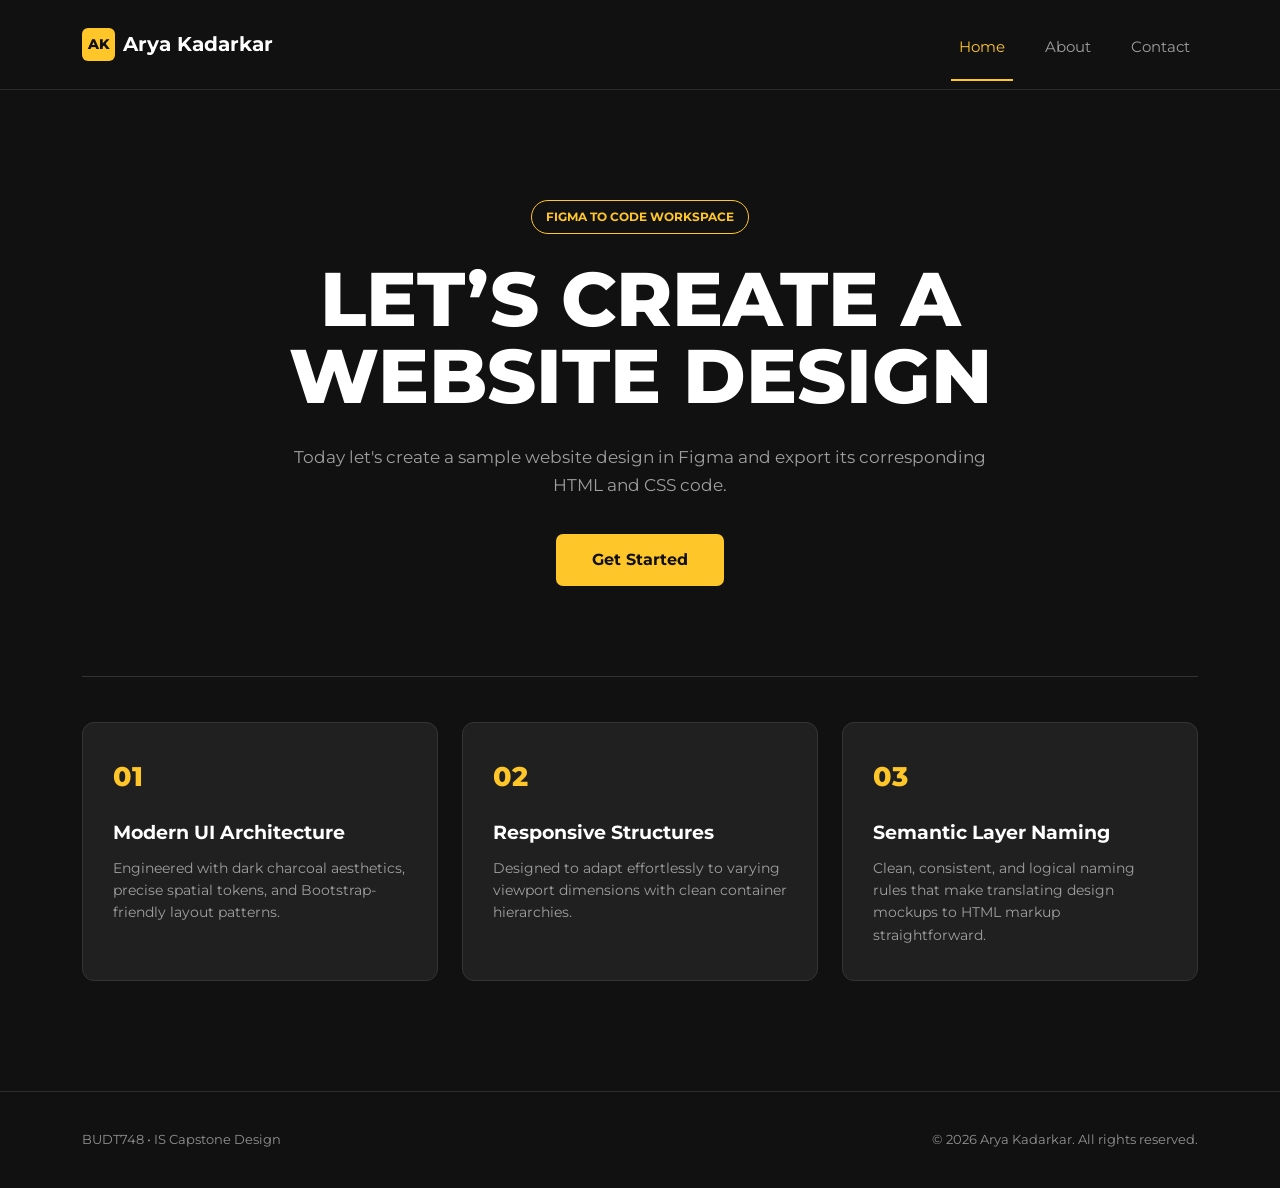
<file: index.html>
<!DOCTYPE html>
<html lang="en">
<head>
    <meta charset="UTF-8">
    <meta name="viewport" content="width=device-width, initial-scale=1.0">

    <title>Arya Kadarkar | Home</title>

    <!-- Bootstrap CSS -->
    <link
        href="https://cdn.jsdelivr.net/npm/bootstrap@5.3.0/dist/css/bootstrap.min.css"
        rel="stylesheet"
    >

    <!-- Google Font -->
    <link
        href="https://fonts.googleapis.com/css2?family=Montserrat:wght@400;500;600;700;800&display=swap"
        rel="stylesheet"
    >

    <!-- Custom CSS -->
    <link rel="stylesheet" href="css/styles.css">
</head>

<body>

    <!-- NAVBAR -->
    <nav class="navbar navbar-expand-lg navbar-dark custom-navbar">
        <div class="container">

            <a class="navbar-brand d-flex align-items-center gap-2" href="index.html">
                <span class="brand-box">AK</span>
                <span>Arya Kadarkar</span>
            </a>

            <button
                class="navbar-toggler"
                type="button"
                data-bs-toggle="collapse"
                data-bs-target="#navbarNav"
                aria-controls="navbarNav"
                aria-expanded="false"
                aria-label="Toggle navigation"
            >
                <span class="navbar-toggler-icon"></span>
            </button>

            <div class="collapse navbar-collapse" id="navbarNav">
                <ul class="navbar-nav ms-auto gap-lg-4">
                    <li class="nav-item">
                        <a class="nav-link active-link" href="index.html">Home</a>
                    </li>

                    <li class="nav-item">
                        <a class="nav-link" href="about.html">About</a>
                    </li>

                    <li class="nav-item">
                        <a class="nav-link" href="contact.html">Contact</a>
                    </li>
                </ul>
            </div>

        </div>
    </nav>


    <!-- HERO -->
    <main>

        <section class="hero-section">
            <div class="container text-center">

                <span class="hero-badge">
                    FIGMA TO CODE WORKSPACE
                </span>

                <h1 class="hero-title">
                    LET’S CREATE A<br>
                    WEBSITE DESIGN
                </h1>

                <p class="hero-description">
                    Today let's create a sample website design in Figma and export its corresponding
                    <br class="d-none d-md-block">
                    HTML and CSS code.
                </p>

                <a href="about.html" class="btn hero-button">
                    Get Started
                </a>

            </div>
        </section>


        <!-- FEATURE CARDS -->
        <section class="features-section">
            <div class="container">

                <div class="divider"></div>

                <div class="row g-4">

                    <div class="col-md-4">
                        <div class="feature-card h-100">
                            <div class="feature-number">01</div>

                            <h3>Modern UI Architecture</h3>

                            <p>
                                Engineered with dark charcoal aesthetics, precise spatial tokens,
                                and Bootstrap-friendly layout patterns.
                            </p>
                        </div>
                    </div>


                    <div class="col-md-4">
                        <div class="feature-card h-100">
                            <div class="feature-number">02</div>

                            <h3>Responsive Structures</h3>

                            <p>
                                Designed to adapt effortlessly to varying viewport dimensions
                                with clean container hierarchies.
                            </p>
                        </div>
                    </div>


                    <div class="col-md-4">
                        <div class="feature-card h-100">
                            <div class="feature-number">03</div>

                            <h3>Semantic Layer Naming</h3>

                            <p>
                                Clean, consistent, and logical naming rules that make translating
                                design mockups to HTML markup straightforward.
                            </p>
                        </div>
                    </div>

                </div>
            </div>
        </section>

    </main>


    <!-- FOOTER -->
    <footer class="site-footer">
        <div class="container d-flex flex-column flex-md-row justify-content-between gap-2">

            <span>
                BUDT748 • IS Capstone Design
            </span>

            <span>
                © 2026 Arya Kadarkar. All rights reserved.
            </span>

        </div>
    </footer>


    <!-- Bootstrap JavaScript -->
    <script
        src="https://cdn.jsdelivr.net/npm/bootstrap@5.3.0/dist/js/bootstrap.bundle.min.js">
    </script>

</body>
</html>
</file>
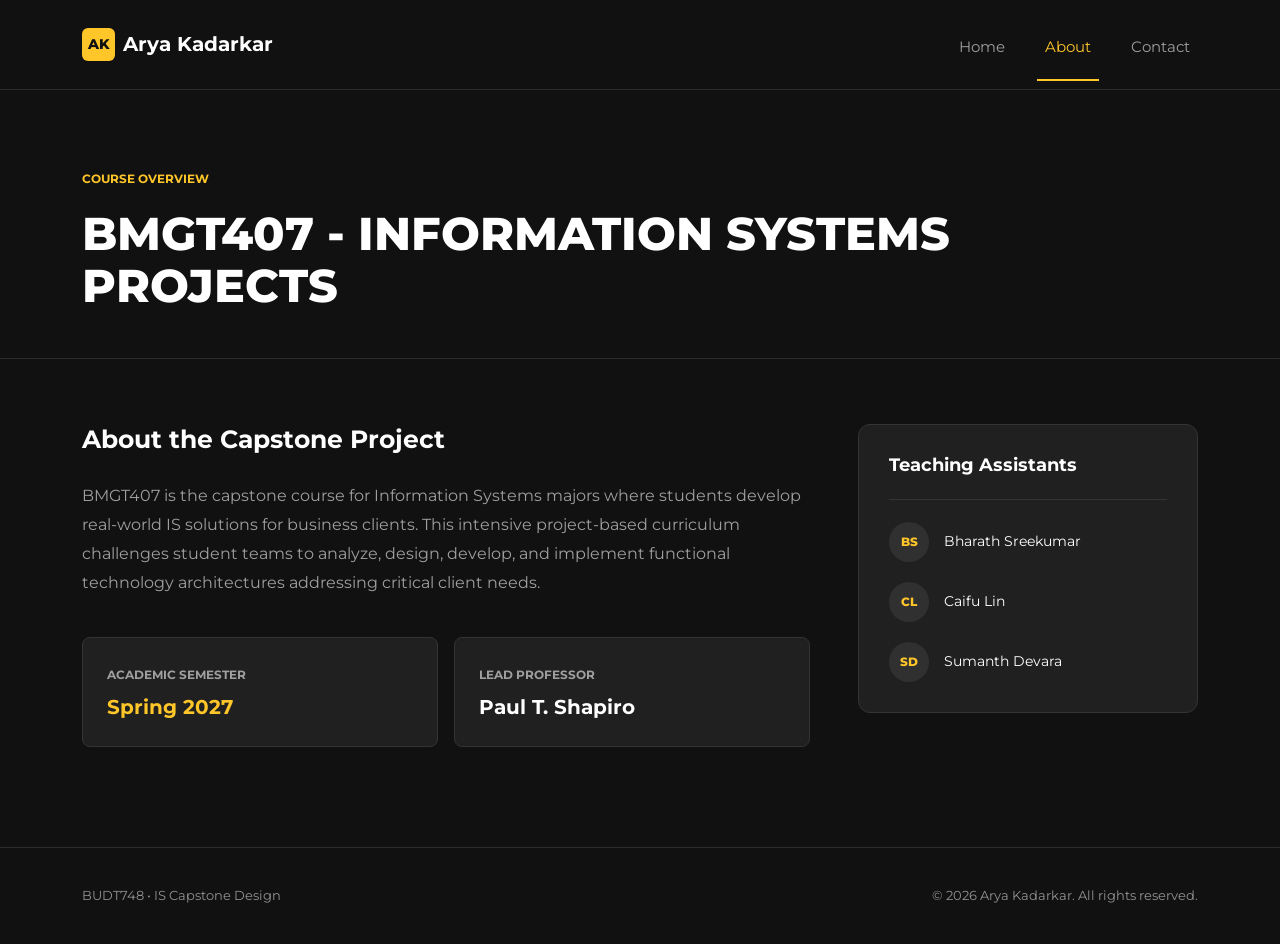
<file: about.html>
<!DOCTYPE html>
<html lang="en">
<head>
    <meta charset="UTF-8">
    <meta name="viewport" content="width=device-width, initial-scale=1.0">

    <title>Arya Kadarkar | About</title>

    <!-- Bootstrap CSS -->
    <link
        href="https://cdn.jsdelivr.net/npm/bootstrap@5.3.0/dist/css/bootstrap.min.css"
        rel="stylesheet"
    >

    <!-- Google Font -->
    <link
        href="https://fonts.googleapis.com/css2?family=Montserrat:wght@400;500;600;700;800&display=swap"
        rel="stylesheet"
    >

    <!-- Custom CSS -->
    <link rel="stylesheet" href="css/styles.css">
</head>

<body>

    <!-- NAVBAR -->
    <nav class="navbar navbar-expand-lg navbar-dark custom-navbar">
        <div class="container">

            <a class="navbar-brand d-flex align-items-center gap-2" href="index.html">
                <span class="brand-box">AK</span>
                <span>Arya Kadarkar</span>
            </a>

            <button
                class="navbar-toggler"
                type="button"
                data-bs-toggle="collapse"
                data-bs-target="#navbarNav"
                aria-controls="navbarNav"
                aria-expanded="false"
                aria-label="Toggle navigation"
            >
                <span class="navbar-toggler-icon"></span>
            </button>

            <div class="collapse navbar-collapse" id="navbarNav">
                <ul class="navbar-nav ms-auto gap-lg-4">

                    <li class="nav-item">
                        <a class="nav-link" href="index.html">Home</a>
                    </li>

                    <li class="nav-item">
                        <a class="nav-link active-link" href="about.html">About</a>
                    </li>

                    <li class="nav-item">
                        <a class="nav-link" href="contact.html">Contact</a>
                    </li>

                </ul>
            </div>

        </div>
    </nav>


    <!-- PAGE HEADER -->
    <section class="page-header">
        <div class="container">

            <span class="section-label">
                COURSE OVERVIEW
            </span>

            <h1 class="page-title">
                BMGT407 - INFORMATION SYSTEMS PROJECTS
            </h1>

        </div>
    </section>


    <!-- ABOUT CONTENT -->
    <main class="about-section">

        <div class="container">

            <div class="row g-5 align-items-start">

                <!-- LEFT SIDE -->
                <div class="col-lg-8">

                    <h2 class="section-heading">
                        About the Capstone Project
                    </h2>

                    <p class="about-description">
                        BMGT407 is the capstone course for Information Systems majors
                        where students develop real-world IS solutions for business clients.
                        This intensive project-based curriculum challenges student teams
                        to analyze, design, develop, and implement functional technology
                        architectures addressing critical client needs.
                    </p>


                    <div class="row g-3 mt-4">

                        <div class="col-md-6">
                            <div class="info-card h-100">

                                <span class="info-label">
                                    ACADEMIC SEMESTER
                                </span>

                                <div class="info-value accent-text">
                                    Spring 2027
                                </div>

                            </div>
                        </div>


                        <div class="col-md-6">
                            <div class="info-card h-100">

                                <span class="info-label">
                                    LEAD PROFESSOR
                                </span>

                                <div class="info-value">
                                    Paul T. Shapiro
                                </div>

                            </div>
                        </div>

                    </div>

                </div>


                <!-- RIGHT SIDE -->
                <div class="col-lg-4">

                    <div class="ta-card">

                        <h3>Teaching Assistants</h3>

                        <div class="ta-divider"></div>

                        <div class="ta-person">
                            <span class="ta-avatar">BS</span>
                            <span>Bharath Sreekumar</span>
                        </div>

                        <div class="ta-person">
                            <span class="ta-avatar">CL</span>
                            <span>Caifu Lin</span>
                        </div>

                        <div class="ta-person">
                            <span class="ta-avatar">SD</span>
                            <span>Sumanth Devara</span>
                        </div>

                    </div>

                </div>

            </div>

        </div>

    </main>


    <!-- FOOTER -->
    <footer class="site-footer">
        <div class="container d-flex flex-column flex-md-row justify-content-between gap-2">

            <span>
                BUDT748 • IS Capstone Design
            </span>

            <span>
                © 2026 Arya Kadarkar. All rights reserved.
            </span>

        </div>
    </footer>


    <!-- Bootstrap JavaScript -->
    <script
        src="https://cdn.jsdelivr.net/npm/bootstrap@5.3.0/dist/js/bootstrap.bundle.min.js">
    </script>

</body>
</html>
</file>
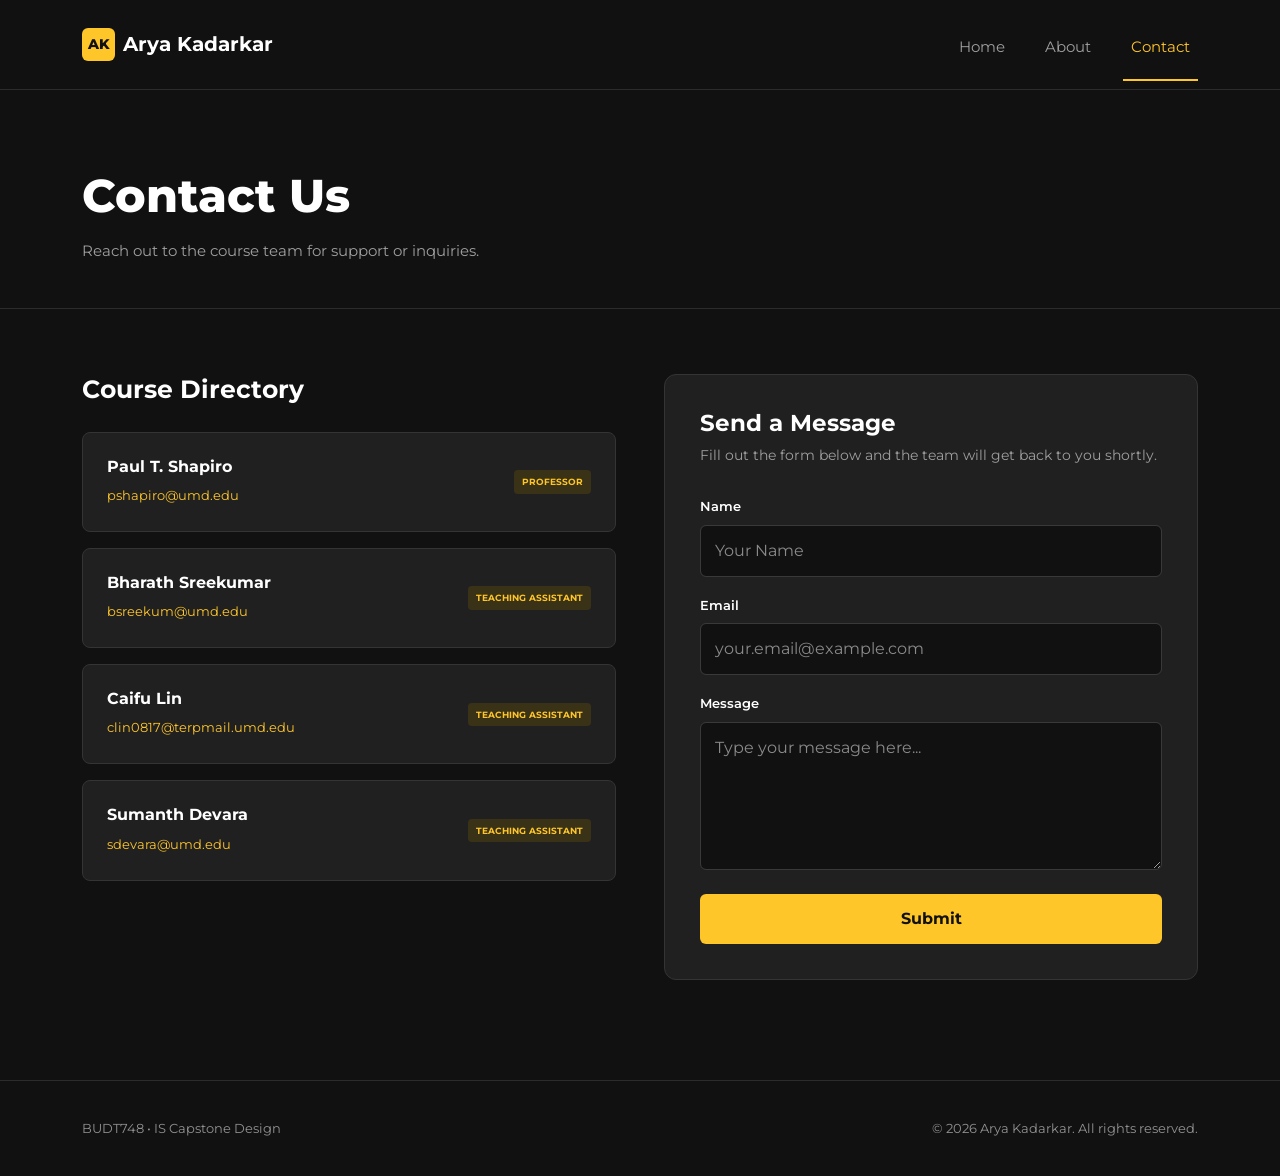
<file: contact.html>
<!DOCTYPE html>
<html lang="en">
<head>
    <meta charset="UTF-8">
    <meta name="viewport" content="width=device-width, initial-scale=1.0">

    <title>Arya Kadarkar | Contact</title>

    <!-- Bootstrap CSS -->
    <link
        href="https://cdn.jsdelivr.net/npm/bootstrap@5.3.0/dist/css/bootstrap.min.css"
        rel="stylesheet"
    >

    <!-- Google Font -->
    <link
        href="https://fonts.googleapis.com/css2?family=Montserrat:wght@400;500;600;700;800&display=swap"
        rel="stylesheet"
    >

    <!-- Custom CSS -->
    <link rel="stylesheet" href="css/styles.css">
</head>

<body>

    <!-- NAVBAR -->
    <nav class="navbar navbar-expand-lg navbar-dark custom-navbar">
        <div class="container">

            <a class="navbar-brand d-flex align-items-center gap-2" href="index.html">
                <span class="brand-box">AK</span>
                <span>Arya Kadarkar</span>
            </a>

            <button
                class="navbar-toggler"
                type="button"
                data-bs-toggle="collapse"
                data-bs-target="#navbarNav"
                aria-controls="navbarNav"
                aria-expanded="false"
                aria-label="Toggle navigation"
            >
                <span class="navbar-toggler-icon"></span>
            </button>

            <div class="collapse navbar-collapse" id="navbarNav">
                <ul class="navbar-nav ms-auto gap-lg-4">

                    <li class="nav-item">
                        <a class="nav-link" href="index.html">Home</a>
                    </li>

                    <li class="nav-item">
                        <a class="nav-link" href="about.html">About</a>
                    </li>

                    <li class="nav-item">
                        <a class="nav-link active-link" href="contact.html">Contact</a>
                    </li>

                </ul>
            </div>

        </div>
    </nav>


    <!-- PAGE HEADER -->
    <section class="page-header">
        <div class="container">

            <h1 class="page-title">
                Contact Us
            </h1>

            <p class="contact-subtitle">
                Reach out to the course team for support or inquiries.
            </p>

        </div>
    </section>


    <!-- CONTACT CONTENT -->
    <main class="contact-section">

        <div class="container">

            <div class="row g-5">

                <!-- DIRECTORY -->
                <div class="col-lg-6">

                    <h2 class="section-heading">
                        Course Directory
                    </h2>


                    <div class="directory-card">

                        <div>
                            <h3>Paul T. Shapiro</h3>
                            <a href="mailto:pshapiro@umd.edu">
                                pshapiro@umd.edu
                            </a>
                        </div>

                        <span class="role-badge">
                            PROFESSOR
                        </span>

                    </div>


                    <div class="directory-card">

                        <div>
                            <h3>Bharath Sreekumar</h3>
                            <a href="mailto:bsreekum@umd.edu">
                                bsreekum@umd.edu
                            </a>
                        </div>

                        <span class="role-badge">
                            TEACHING ASSISTANT
                        </span>

                    </div>


                    <div class="directory-card">

                        <div>
                            <h3>Caifu Lin</h3>
                            <a href="mailto:clin0817@terpmail.umd.edu">
                                clin0817@terpmail.umd.edu
                            </a>
                        </div>

                        <span class="role-badge">
                            TEACHING ASSISTANT
                        </span>

                    </div>


                    <div class="directory-card">

                        <div>
                            <h3>Sumanth Devara</h3>
                            <a href="mailto:sdevara@umd.edu">
                                sdevara@umd.edu
                            </a>
                        </div>

                        <span class="role-badge">
                            TEACHING ASSISTANT
                        </span>

                    </div>

                </div>


                <!-- FORM -->
                <div class="col-lg-6">

                    <div class="contact-form-card">

                        <h2>Send a Message</h2>

                        <p>
                            Fill out the form below and the team will get back to you shortly.
                        </p>


                        <form>

                            <div class="mb-3">
                                <label for="name" class="form-label">
                                    Name
                                </label>

                                <input
                                    type="text"
                                    class="form-control custom-input"
                                    id="name"
                                    placeholder="Your Name"
                                >
                            </div>


                            <div class="mb-3">
                                <label for="email" class="form-label">
                                    Email
                                </label>

                                <input
                                    type="email"
                                    class="form-control custom-input"
                                    id="email"
                                    placeholder="your.email@example.com"
                                >
                            </div>


                            <div class="mb-4">
                                <label for="message" class="form-label">
                                    Message
                                </label>

                                <textarea
                                    class="form-control custom-input"
                                    id="message"
                                    rows="5"
                                    placeholder="Type your message here..."
                                ></textarea>
                            </div>


                            <button
                                type="submit"
                                class="btn contact-submit w-100"
                            >
                                Submit
                            </button>

                        </form>

                    </div>

                </div>

            </div>

        </div>

    </main>


    <!-- FOOTER -->
    <footer class="site-footer">
        <div class="container d-flex flex-column flex-md-row justify-content-between gap-2">

            <span>
                BUDT748 • IS Capstone Design
            </span>

            <span>
                © 2026 Arya Kadarkar. All rights reserved.
            </span>

        </div>
    </footer>


    <!-- Bootstrap JavaScript -->
    <script
        src="https://cdn.jsdelivr.net/npm/bootstrap@5.3.0/dist/js/bootstrap.bundle.min.js">
    </script>

</body>
</html>
</file>
<file: css/styles.css>
/* =========================
   GLOBAL
========================= */

* {
    box-sizing: border-box;
}

body {
    margin: 0;
    background-color: #111111;
    color: #ffffff;
    font-family: "Montserrat", sans-serif;
}

a {
    text-decoration: none;
}


/* =========================
   NAVBAR
========================= */

.custom-navbar {
    min-height: 80px;
    border-bottom: 1px solid #2c2c2c;
    background-color: #111111;
}

.navbar-brand {
    color: #ffffff;
    font-weight: 700;
    font-size: 20px;
}

.navbar-brand:hover {
    color: #ffffff;
}

.brand-box {
    display: inline-flex;
    align-items: center;
    justify-content: center;

    width: 33px;
    height: 33px;

    background-color: #ffc629;
    color: #111111;

    border-radius: 6px;

    font-size: 14px;
    font-weight: 800;
}

.navbar-nav .nav-link {
    color: #9f9f9f;
    padding: 28px 4px 20px;
    font-size: 15px;
}

.navbar-nav .nav-link:hover {
    color: #ffffff;
}

.navbar-nav .active-link {
    color: #ffc629;
    border-bottom: 2px solid #ffc629;
}


/* =========================
   HERO
========================= */

.hero-section {
    padding: 110px 0 90px;
}

.hero-badge {
    display: inline-block;

    padding: 7px 14px;

    border: 1px solid #ffc629;
    border-radius: 30px;

    color: #ffc629;

    font-size: 12px;
    font-weight: 700;

    margin-bottom: 26px;
}

.hero-title {
    font-size: clamp(48px, 6vw, 76px);
    line-height: 1.02;

    font-weight: 800;

    max-width: 900px;
    margin: 0 auto;
}

.hero-description {
    max-width: 760px;
    margin: 28px auto 34px;

    color: #9f9f9f;

    font-size: 17px;
    line-height: 1.7;
}

.hero-button {
    background-color: #ffc629;
    color: #111111;

    padding: 14px 36px;

    border-radius: 7px;

    font-weight: 700;
    border: none;
}

.hero-button:hover {
    background-color: #e8b51e;
    color: #111111;
}


/* =========================
   FEATURES
========================= */

.features-section {
    padding-bottom: 110px;
}

.divider {
    height: 1px;
    background-color: #333333;
    margin-bottom: 45px;
}

.feature-card {
    padding: 34px 30px;

    background-color: #202020;

    border: 1px solid #343434;
    border-radius: 12px;
}

.feature-number {
    color: #ffc629;

    font-size: 27px;
    font-weight: 800;

    margin-bottom: 24px;
}

.feature-card h3 {
    font-size: 19px;
    font-weight: 700;

    margin-bottom: 12px;
}

.feature-card p {
    margin-bottom: 0;

    color: #9f9f9f;

    font-size: 14px;
    line-height: 1.6;
}


/* =========================
   FOOTER
========================= */

.site-footer {
    border-top: 1px solid #2c2c2c;

    padding: 38px 0;

    color: #929292;

    font-size: 13px;
}


/* =========================
   RESPONSIVE
========================= */

@media (max-width: 991px) {

    .navbar-nav {
        padding: 15px 0 20px;
    }

    .navbar-nav .nav-link {
        padding: 10px 0;
    }

    .navbar-nav .active-link {
        border-bottom: none;
        color: #ffc629;
    }
}


@media (max-width: 768px) {

    .hero-section {
        padding: 75px 0 60px;
    }

    .hero-title {
        font-size: 48px;
    }

    .hero-description {
        font-size: 15px;
    }

    .features-section {
        padding-bottom: 70px;
    }
}


@media (max-width: 480px) {

    .hero-title {
        font-size: 39px;
    }

    .hero-button {
        width: 100%;
        max-width: 260px;
    }
}

/* =========================
   SHARED PAGE HEADER
========================= */

.page-header {
    padding: 80px 0 45px;
    border-bottom: 1px solid #2c2c2c;
}

.section-label {
    display: block;

    color: #ffc629;

    font-size: 12px;
    font-weight: 700;

    margin-bottom: 20px;
}

.page-title {
    margin: 0;

    font-size: clamp(34px, 4vw, 46px);
    font-weight: 800;

    line-height: 1.15;
}


/* =========================
   ABOUT PAGE
========================= */

.about-section {
    padding: 65px 0 100px;
}

.section-heading {
    font-size: 25px;
    font-weight: 700;

    margin-bottom: 28px;
}

.about-description {
    color: #9f9f9f;

    font-size: 16px;
    line-height: 1.8;

    max-width: 820px;
}

.info-card {
    background-color: #202020;

    border: 1px solid #343434;
    border-radius: 8px;

    padding: 24px;
}

.info-label {
    color: #9f9f9f;

    font-size: 12px;
    font-weight: 700;
}

.info-value {
    margin-top: 6px;

    font-size: 20px;
    font-weight: 700;
}

.accent-text {
    color: #ffc629;
}

.ta-card {
    background-color: #202020;

    border: 1px solid #343434;
    border-radius: 12px;

    padding: 30px;
}

.ta-card h3 {
    font-size: 18px;
    font-weight: 700;

    margin: 0;
}

.ta-divider {
    height: 1px;

    background-color: #343434;

    margin: 22px 0;
}

.ta-person {
    display: flex;
    align-items: center;
    gap: 15px;

    margin-bottom: 20px;

    font-size: 14px;
}

.ta-person:last-child {
    margin-bottom: 0;
}

.ta-avatar {
    display: inline-flex;
    align-items: center;
    justify-content: center;

    min-width: 40px;
    height: 40px;

    border-radius: 50%;

    background-color: #303030;
    color: #ffc629;

    font-size: 12px;
    font-weight: 800;
}

/* =========================
   CONTACT PAGE
========================= */

.contact-subtitle {
    margin-top: 18px;
    margin-bottom: 0;

    color: #9f9f9f;

    font-size: 15px;
}

.contact-section {
    padding: 65px 0 100px;
}

.directory-card {
    display: flex;
    justify-content: space-between;
    align-items: center;
    gap: 20px;

    padding: 24px;

    margin-bottom: 16px;

    background-color: #202020;

    border: 1px solid #343434;
    border-radius: 8px;
}

.directory-card h3 {
    margin: 0 0 7px;

    font-size: 16px;
    font-weight: 700;
}

.directory-card a {
    color: #ffc629;

    font-size: 13px;
}

.directory-card a:hover {
    color: #e8b51e;
}

.role-badge {
    padding: 5px 8px;

    background-color: #3a3216;
    color: #ffc629;

    border-radius: 4px;

    font-size: 9px;
    font-weight: 700;

    white-space: nowrap;
}

.contact-form-card {
    padding: 35px;

    background-color: #202020;

    border: 1px solid #343434;
    border-radius: 12px;
}

.contact-form-card h2 {
    margin-bottom: 8px;

    font-size: 23px;
    font-weight: 700;
}

.contact-form-card > p {
    margin-bottom: 28px;

    color: #9f9f9f;

    font-size: 14px;
}

.form-label {
    color: #ffffff;

    font-size: 13px;
    font-weight: 600;
}

.custom-input {
    padding: 13px 14px;

    background-color: #111111;

    border: 1px solid #393939;

    color: #ffffff;
}

.custom-input::placeholder {
    color: #8a8a8a;
}

.custom-input:focus {
    background-color: #111111;

    color: #ffffff;

    border-color: #ffc629;

    box-shadow: 0 0 0 0.15rem rgba(255, 198, 41, 0.15);
}

.contact-submit {
    padding: 13px;

    background-color: #ffc629;
    color: #111111;

    border: none;

    font-weight: 700;
}

.contact-submit:hover {
    background-color: #e8b51e;
    color: #111111;
}


@media (max-width: 576px) {

    .directory-card {
        align-items: flex-start;
        flex-direction: column;
    }

    .contact-form-card {
        padding: 25px;
    }
}
</file>
